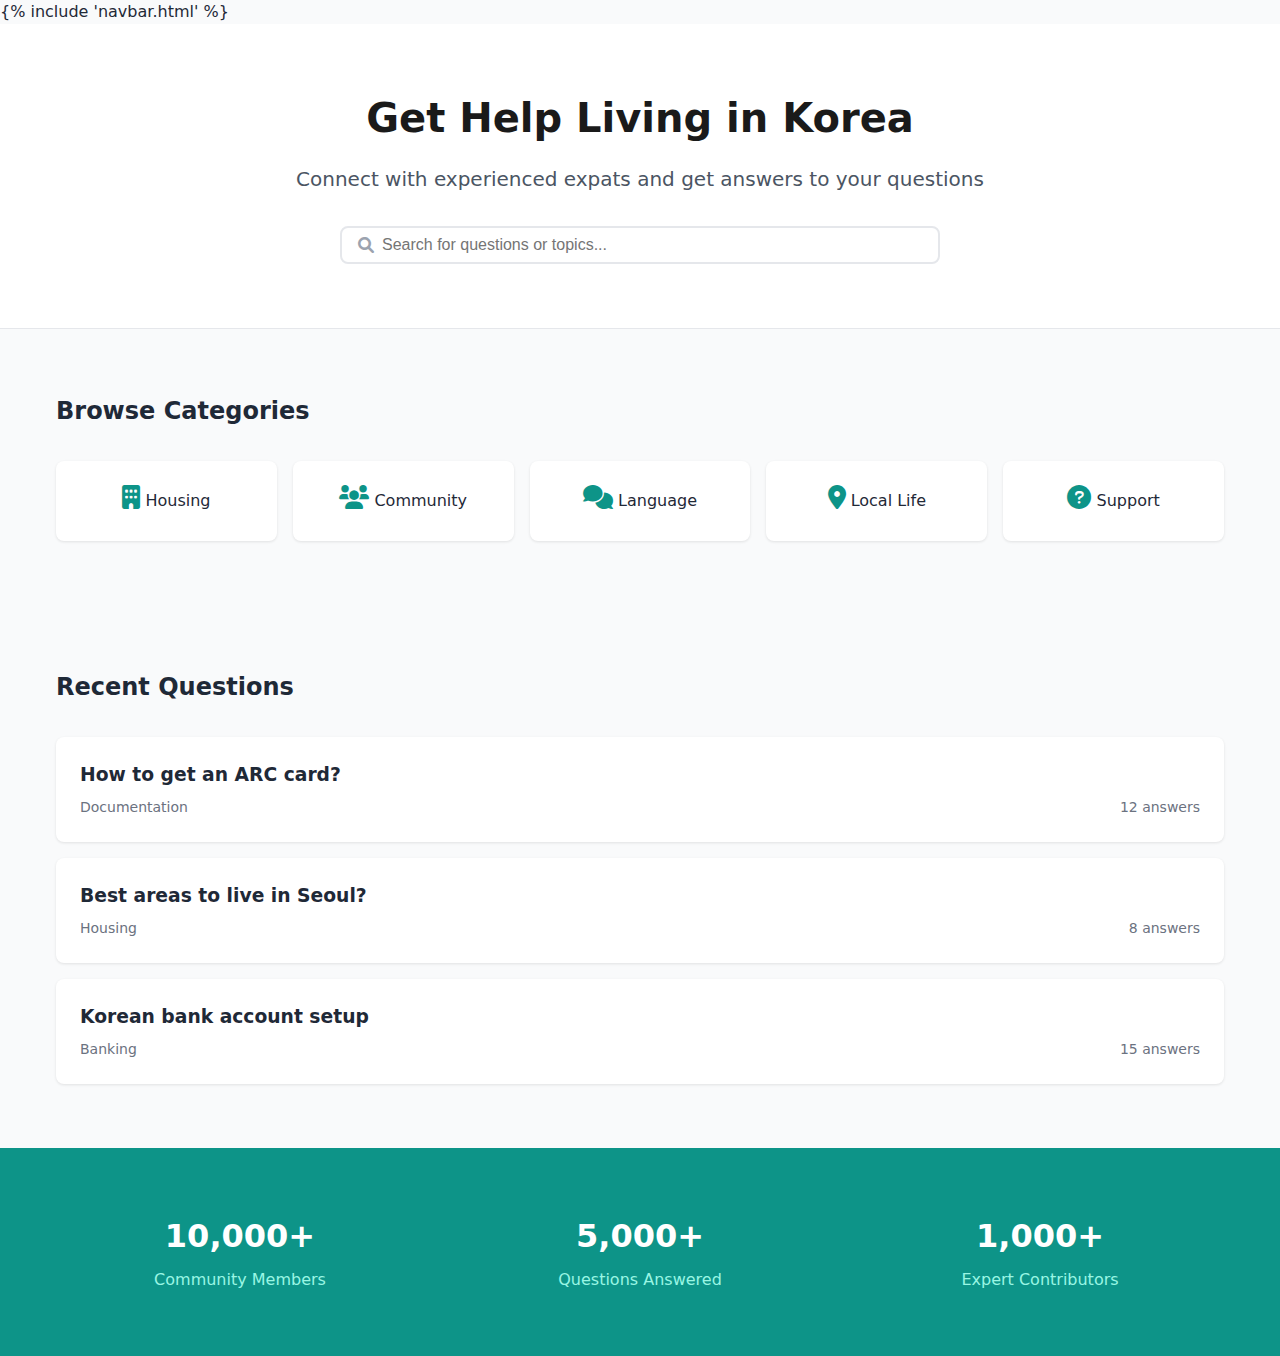
<file: templates/index.html>
<!DOCTYPE html>
<html lang="en">
<head>
    <meta charset="UTF-8">
    <meta name="viewport" content="width=device-width, initial-scale=1.0">
    <title>AidKo - Get Help Living in Korea</title>
    <link rel="stylesheet" href="/static/adinco_styles.css">
    <!-- Font Awesome for icons -->
    <link rel="stylesheet" href="https://cdnjs.cloudflare.com/ajax/libs/font-awesome/6.0.0/css/all.min.css">
</head>
<body>
    <!-- Navigation -->
    {% include 'navbar.html' %}

    <!-- Hero Section -->
    <section class="hero">
        <div class="container">
            <h1>Get Help Living in Korea</h1>
            <p class="hero-text">Connect with experienced expats and get answers to your questions</p>
            <div class="search-container">
                <i class="fas fa-search"></i>
                <input type="text" placeholder="Search for questions or topics...">
            </div>
        </div>
    </section>

    <!-- Categories -->
    <section class="categories">
        <div class="container">
            <h2>Browse Categories</h2>
            <div class="category-grid">
                <div class="category-card">
                    <i class="fas fa-building"></i>
                    <span>Housing</span>
                </div>
                <div class="category-card">
                    <i class="fas fa-users"></i>
                    <span>Community</span>
                </div>
                <div class="category-card">
                    <i class="fas fa-comments"></i>
                    <span>Language</span>
                </div>
                <div class="category-card">
                    <i class="fas fa-map-marker-alt"></i>
                    <span>Local Life</span>
                </div>
                <div class="category-card">
                    <i class="fas fa-question-circle"></i>
                    <span>Support</span>
                </div>
            </div>
        </div>
    </section>

    <!-- Recent Questions -->
    <section class="recent-questions">
        <div class="container">
            <h2>Recent Questions</h2>
            <div class="questions-grid">
                <div class="question-card">
                    <h3>How to get an ARC card?</h3>
                    <div class="question-meta">
                        <span class="category">Documentation</span>
                        <span class="answers">12 answers</span>
                    </div>
                </div>
                <div class="question-card">
                    <h3>Best areas to live in Seoul?</h3>
                    <div class="question-meta">
                        <span class="category">Housing</span>
                        <span class="answers">8 answers</span>
                    </div>
                </div>
                <div class="question-card">
                    <h3>Korean bank account setup</h3>
                    <div class="question-meta">
                        <span class="category">Banking</span>
                        <span class="answers">15 answers</span>
                    </div>
                </div>
            </div>
        </div>
    </section>

    <!-- Community Stats -->
    <section class="community-stats">
        <div class="container">
            <div class="stats-grid">
                <div class="stat-card">
                    <div class="stat-number">10,000+</div>
                    <div class="stat-label">Community Members</div>
                </div>
                <div class="stat-card">
                    <div class="stat-number">5,000+</div>
                    <div class="stat-label">Questions Answered</div>
                </div>
                <div class="stat-card">
                    <div class="stat-number">1,000+</div>
                    <div class="stat-label">Expert Contributors</div>
                </div>
            </div>
        </div>
    </section>
</body>
</html>
</file>
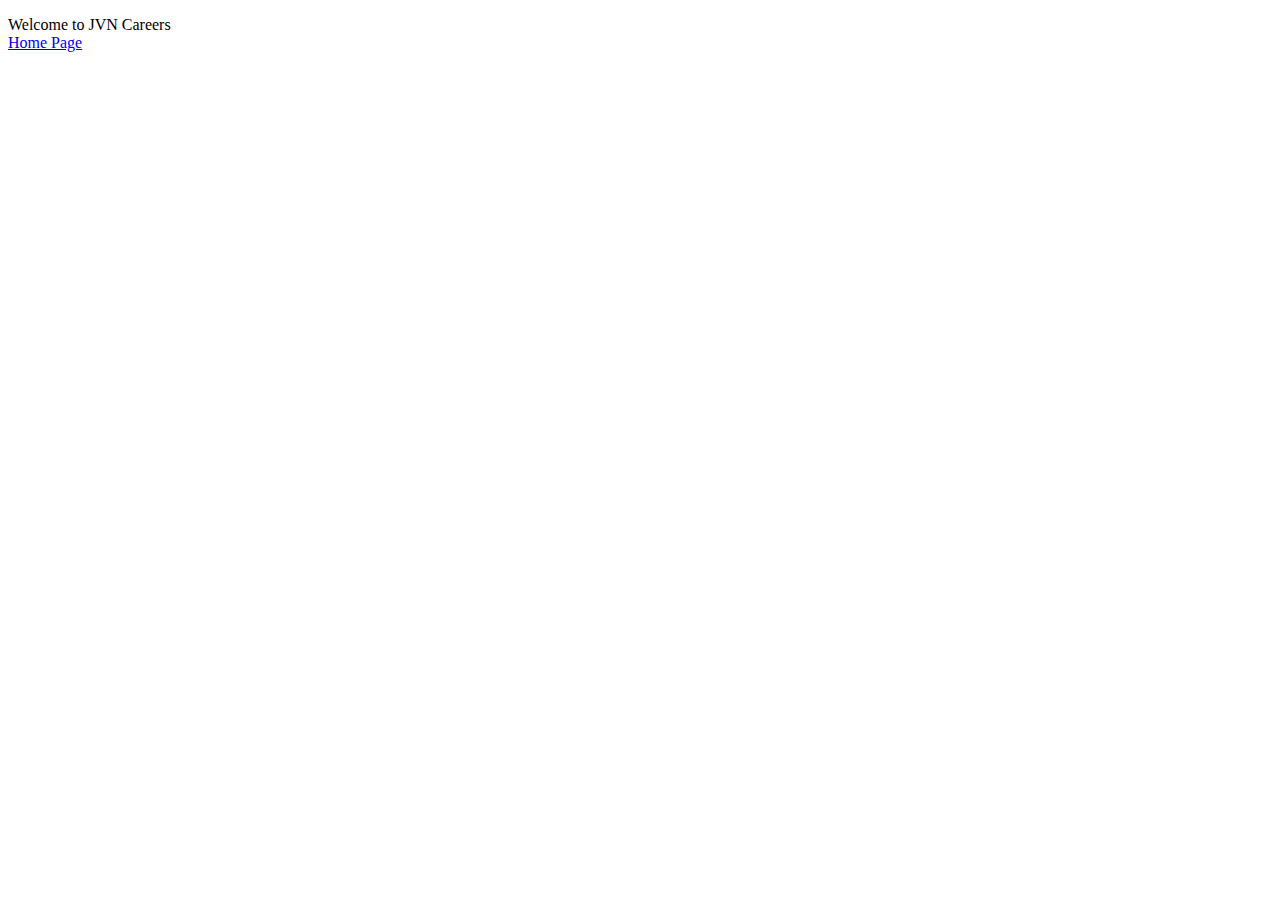
<file: templates/odd/index.html>
<!DOCTYPE html>
<html>
    <head>
        <title>JVN Careers</title>
    </head>
    <body>
        <p>
            Welcome to JVN Careers
            <br>
            <a href="/home">Home Page</a>
            
        </p>
    </body>
</html>
</file>
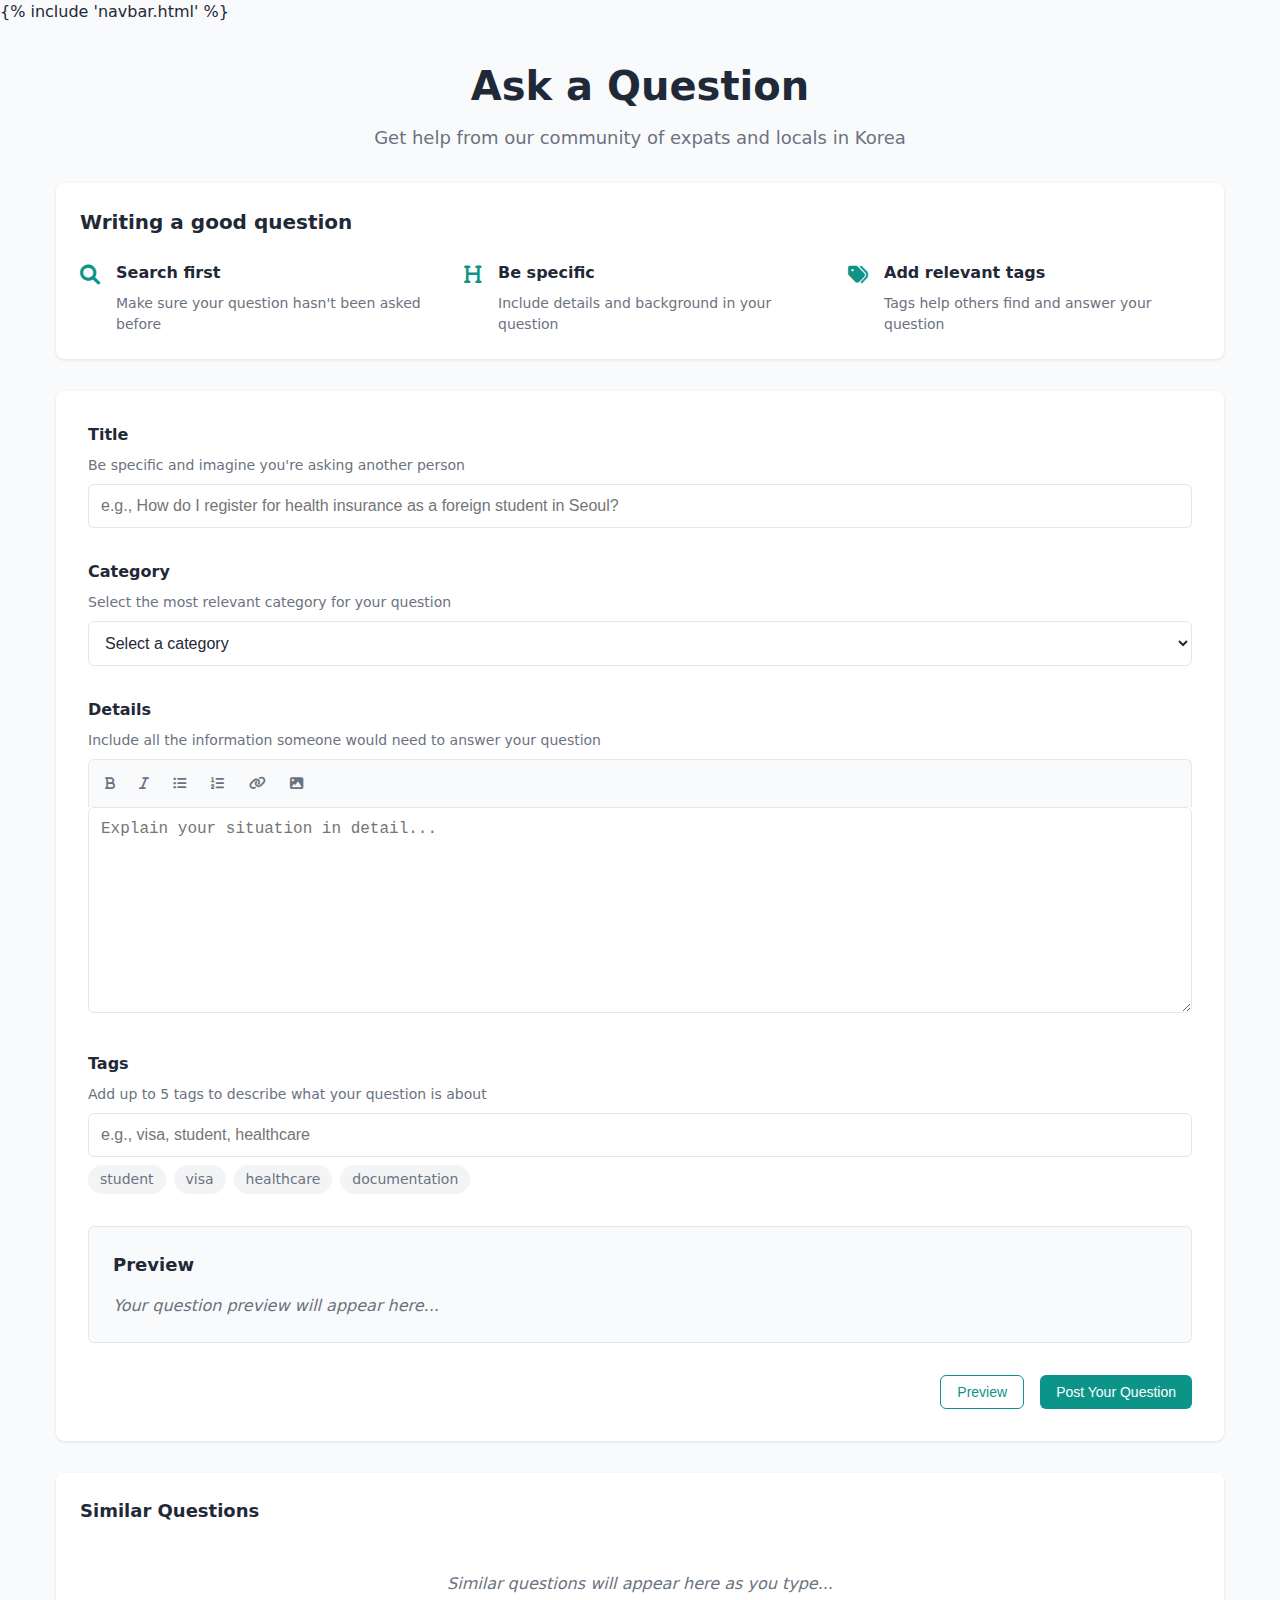
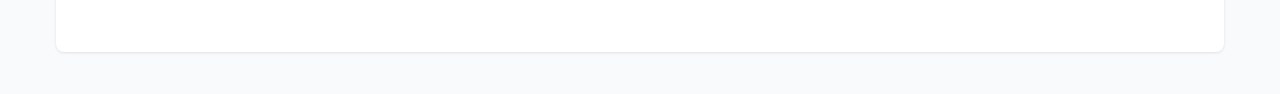
<file: templates/ask_question.html>
<!DOCTYPE html>
<html lang="en">
<head>
    <meta charset="UTF-8">
    <meta name="viewport" content="width=device-width, initial-scale=1.0">
    <title>Ask Question - AidKo</title>
    <link rel="stylesheet" href="/static/navbar_styles.css">
    <link rel="stylesheet" href="/static/ask_question_styles.css">
    <link rel="stylesheet" href="https://cdnjs.cloudflare.com/ajax/libs/font-awesome/6.0.0/css/all.min.css">
</head>
<body>
    <!-- Navigation -->
    {% include 'navbar.html' %}
    <!-- <nav class="navbar">
        <div class="container">
            <div class="nav-left">
                <a href="/adinco" class="logo">AidKo</a>
                <div class="nav-links">
                    <a href="/adinco">Home</a>
                    <a href="/questions">Questions</a>
                    <a href="/community">Community</a>
                    <a href="/blog">Blog</a>
                </div>
            </div>
            <div class="nav-actions">
                <button class="btn btn-primary">Ask Question</button>
                <button class="btn btn-outline">Sign In</button>
            </div>
        </div>
    </nav> -->

    <!-- Main Content -->
    <main class="ask-question-container">
        <div class="container">
            <!-- Question Form Header -->
            <div class="form-header">
                <h1>Ask a Question</h1>
                <p class="header-text">Get help from our community of expats and locals in Korea</p>
            </div>

            <!-- Writing Guidelines -->
            <div class="guidelines">
                <h2>Writing a good question</h2>
                <div class="guidelines-grid">
                    <div class="guideline-item">
                        <i class="fas fa-search"></i>
                        <div>
                            <h3>Search first</h3>
                            <p>Make sure your question hasn't been asked before</p>
                        </div>
                    </div>
                    <div class="guideline-item">
                        <i class="fas fa-heading"></i>
                        <div>
                            <h3>Be specific</h3>
                            <p>Include details and background in your question</p>
                        </div>
                    </div>
                    <div class="guideline-item">
                        <i class="fas fa-tags"></i>
                        <div>
                            <h3>Add relevant tags</h3>
                            <p>Tags help others find and answer your question</p>
                        </div>
                    </div>
                </div>
            </div>

            <!-- Question Form -->
            <form class="question-form">
                <!-- Title -->
                <div class="form-group">
                    <label for="title">Title</label>
                    <p class="field-description">Be specific and imagine you're asking another person</p>
                    <input type="text" id="title" name="title" 
                           placeholder="e.g., How do I register for health insurance as a foreign student in Seoul?">
                </div>

                <!-- Category -->
                <div class="form-group">
                    <label for="category">Category</label>
                    <p class="field-description">Select the most relevant category for your question</p>
                    <select id="category" name="category">
                        <option value="">Select a category</option>
                        <option value="documentation">Documentation</option>
                        <option value="housing">Housing</option>
                        <option value="language">Language</option>
                        <option value="healthcare">Healthcare</option>
                        <option value="banking">Banking</option>
                        <option value="lifestyle">Lifestyle</option>
                    </select>
                </div>

                <!-- Details -->
                <div class="form-group">
                    <label for="details">Details</label>
                    <p class="field-description">Include all the information someone would need to answer your question</p>
                    <div class="editor-toolbar">
                        <button type="button" class="toolbar-btn"><i class="fas fa-bold"></i></button>
                        <button type="button" class="toolbar-btn"><i class="fas fa-italic"></i></button>
                        <button type="button" class="toolbar-btn"><i class="fas fa-list-ul"></i></button>
                        <button type="button" class="toolbar-btn"><i class="fas fa-list-ol"></i></button>
                        <button type="button" class="toolbar-btn"><i class="fas fa-link"></i></button>
                        <button type="button" class="toolbar-btn"><i class="fas fa-image"></i></button>
                    </div>
                    <textarea id="details" name="details" rows="10" 
                              placeholder="Explain your situation in detail..."></textarea>
                </div>

                <!-- Tags -->
                <div class="form-group">
                    <label for="tags">Tags</label>
                    <p class="field-description">Add up to 5 tags to describe what your question is about</p>
                    <input type="text" id="tags" name="tags" 
                           placeholder="e.g., visa, student, healthcare">
                    <div class="tags-suggestions">
                        <span class="tag">student</span>
                        <span class="tag">visa</span>
                        <span class="tag">healthcare</span>
                        <span class="tag">documentation</span>
                    </div>
                </div>

                <!-- Preview -->
                <div class="preview-section">
                    <h3>Preview</h3>
                    <div class="preview-content">
                        Your question preview will appear here...
                    </div>
                </div>

                <!-- Submit -->
                <div class="form-actions">
                    <button type="button" class="btn btn-outline">Preview</button>
                    <button type="submit" class="btn btn-primary">Post Your Question</button>
                </div>
            </form>

            <!-- Similar Questions -->
            <div class="similar-questions">
                <h3>Similar Questions</h3>
                <div class="similar-questions-list">
                    <!-- Will be populated dynamically based on user input -->
                    <p class="empty-state">Similar questions will appear here as you type...</p>
                </div>
            </div>
        </div>
    </main>
</body>
</html>
</file>
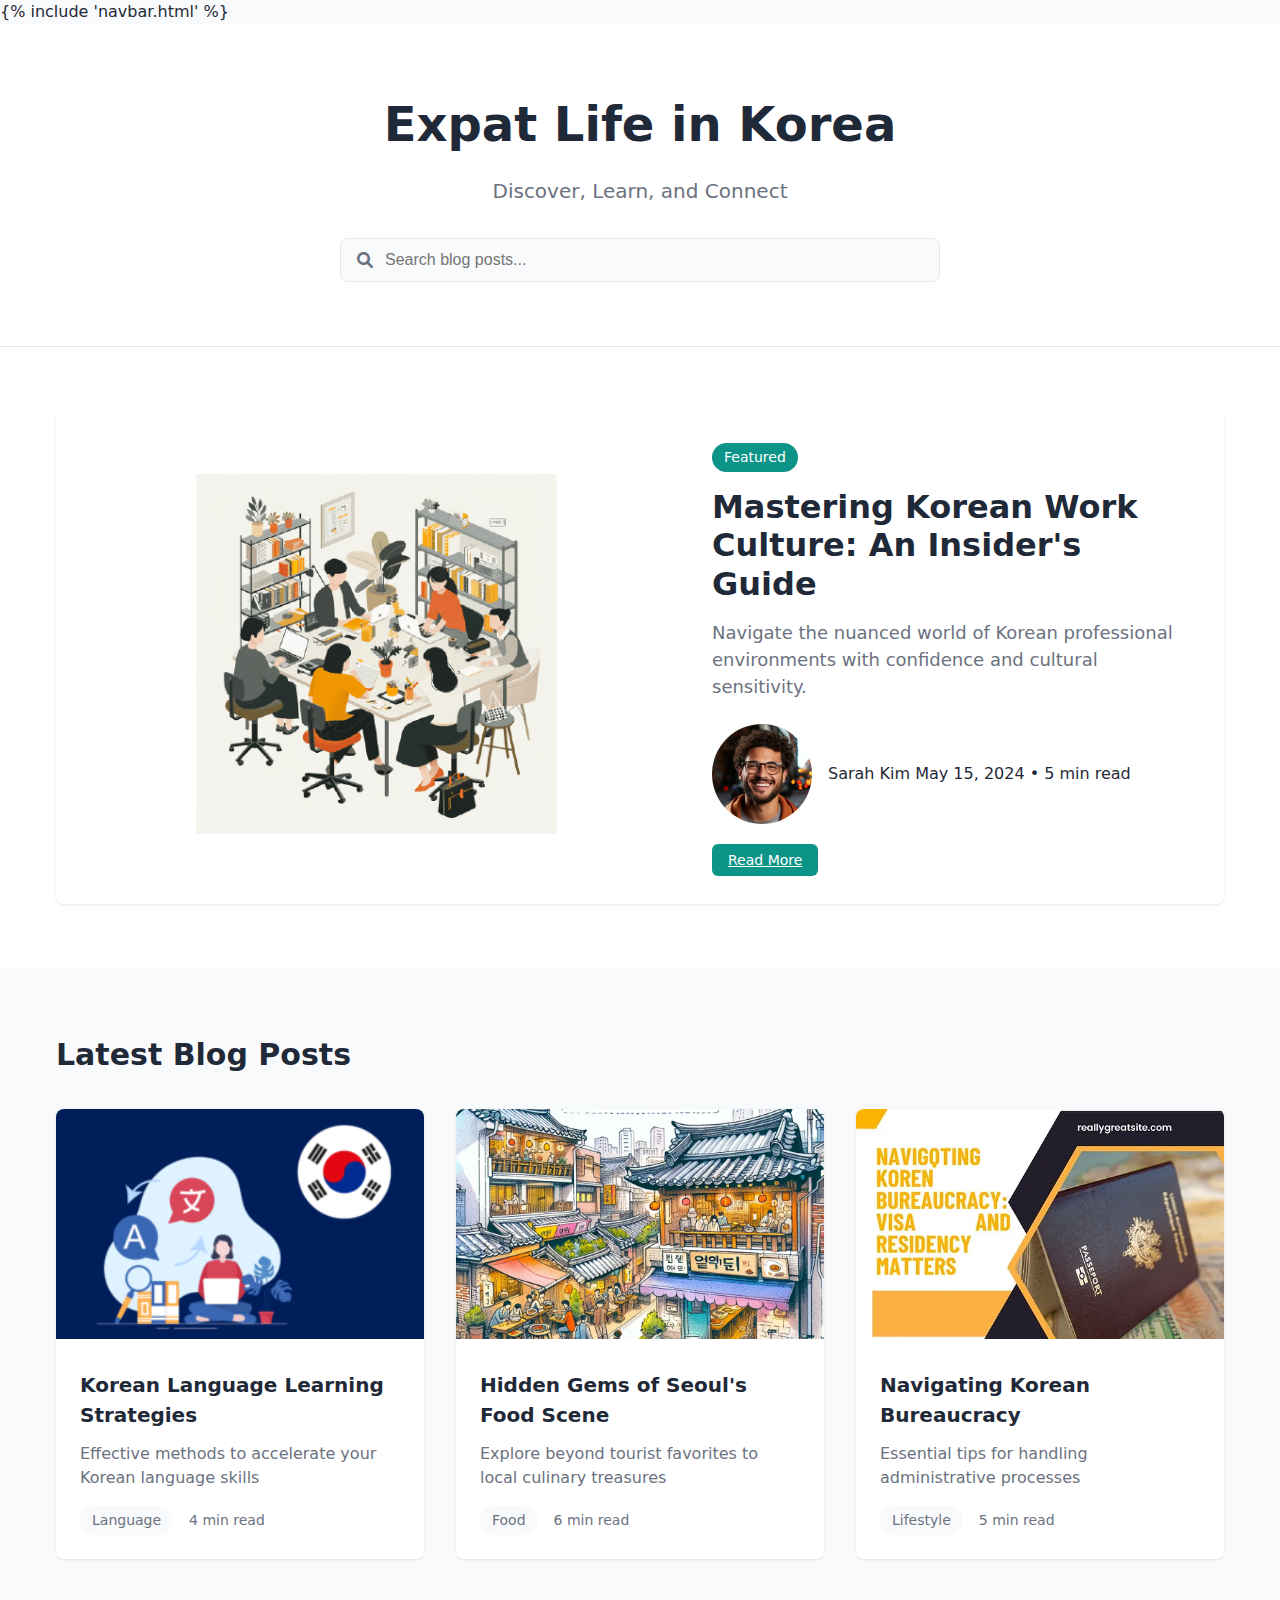
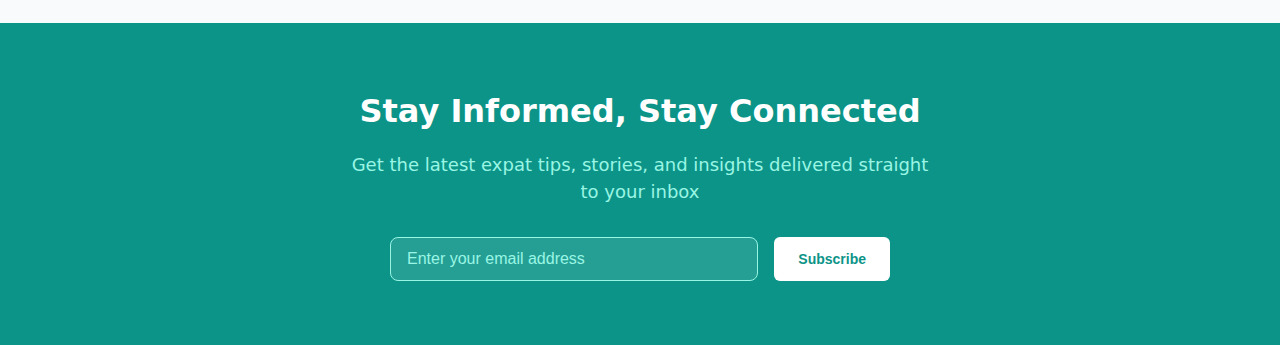
<file: templates/blog.html>
<!DOCTYPE html>
<html lang="en">
<head>
    <meta charset="UTF-8">
    <meta name="viewport" content="width=device-width, initial-scale=1.0">
    <title>AidKo - Blog</title>
    <link rel="stylesheet" href="/static/blog_styles.css">
    <!-- Font Awesome for icons -->
    <link rel="stylesheet" href="https://cdnjs.cloudflare.com/ajax/libs/font-awesome/6.0.0/css/all.min.css">
</head>
<body>
    <!-- Navigation -->
    {% include 'navbar.html' %}

    <!-- Blog Hero -->
    <section class="blog-hero">
        <div class="container">
            <div class="blog-hero-content">
                <h1>Expat Life in Korea</h1>
                <p class="hero-text">Discover, Learn, and Connect</p>
                <div class="blog-hero-search">
                    <i class="fas fa-search"></i>
                    <input type="text" placeholder="Search blog posts...">
                </div>
            </div>
        </div>
    </section>

    <!-- Featured Post -->
    <section class="featured-post">
        <div class="container">
            <div class="featured-post-content">
                <div class="featured-post-image">
                    <img src="/static/images/mastering.png" alt="Featured Blog Post">
                </div>
                <div class="featured-post-details">
                    <span class="featured-badge">Featured</span>
                    <h2>Mastering Korean Work Culture: An Insider's Guide</h2>
                    <p>Navigate the nuanced world of Korean professional environments with confidence and cultural sensitivity.</p>
                    <div class="post-meta">
                        <img src="/static/images/profile_picture.png" alt="Author" class="member-avatar">
                        <div class="author-info">
                            <span class="author-name">Sarah Kim</span>
                            <span class="post-date">May 15, 2024 • 5 min read</span>
                        </div>
                    </div>
                    <br>
                    <a href="#" class="btn btn-primary">Read More</a>
                </div>
            </div>
        </div>
    </section>

    <!-- Recent Blog Posts -->
    <section class="recent-blog-posts">
        <div class="container">
            <h2>Latest Blog Posts</h2>
            <div class="blog-posts-grid">
                <div class="blog-post-card">
                    <div class="blog-post-image">
                        <img src="/static/images/korean_learning.png" alt="Blog Post">
                    </div>
                    <div class="blog-post-content">
                        <h3>Korean Language Learning Strategies</h3>
                        <p>Effective methods to accelerate your Korean language skills</p>
                        <div class="post-meta">
                            <span class="category">Language</span>
                            <span class="read-time">4 min read</span>
                        </div>
                    </div>
                </div>
                <div class="blog-post-card">
                    <div class="blog-post-image">
                        <img src="/static/images/hidden.png" alt="Blog Post">
                    </div>
                    <div class="blog-post-content">
                        <h3>Hidden Gems of Seoul's Food Scene</h3>
                        <p>Explore beyond tourist favorites to local culinary treasures</p>
                        <div class="post-meta">
                            <span class="category">Food</span>
                            <span class="read-time">6 min read</span>
                        </div>
                    </div>
                </div>
                <div class="blog-post-card">
                    <div class="blog-post-image">
                        <img src="/static/images/navigating.png" alt="Blog Post">
                    </div>
                    <div class="blog-post-content">
                        <h3>Navigating Korean Bureaucracy</h3>
                        <p>Essential tips for handling administrative processes</p>
                        <div class="post-meta">
                            <span class="category">Lifestyle</span>
                            <span class="read-time">5 min read</span>
                        </div>
                    </div>
                </div>
            </div>
        </div>
    </section>

    <!-- Newsletter -->
    <section class="blog-newsletter">
        <div class="container">
            <div class="newsletter-content">
                <h2>Stay Informed, Stay Connected</h2>
                <p>Get the latest expat tips, stories, and insights delivered straight to your inbox</p>
                <div class="newsletter-signup">
                    <input type="email" placeholder="Enter your email address">
                    <button class="btn btn-primary">Subscribe</button>
                </div>
            </div>
        </div>
    </section>
</body>
</html>
</file>
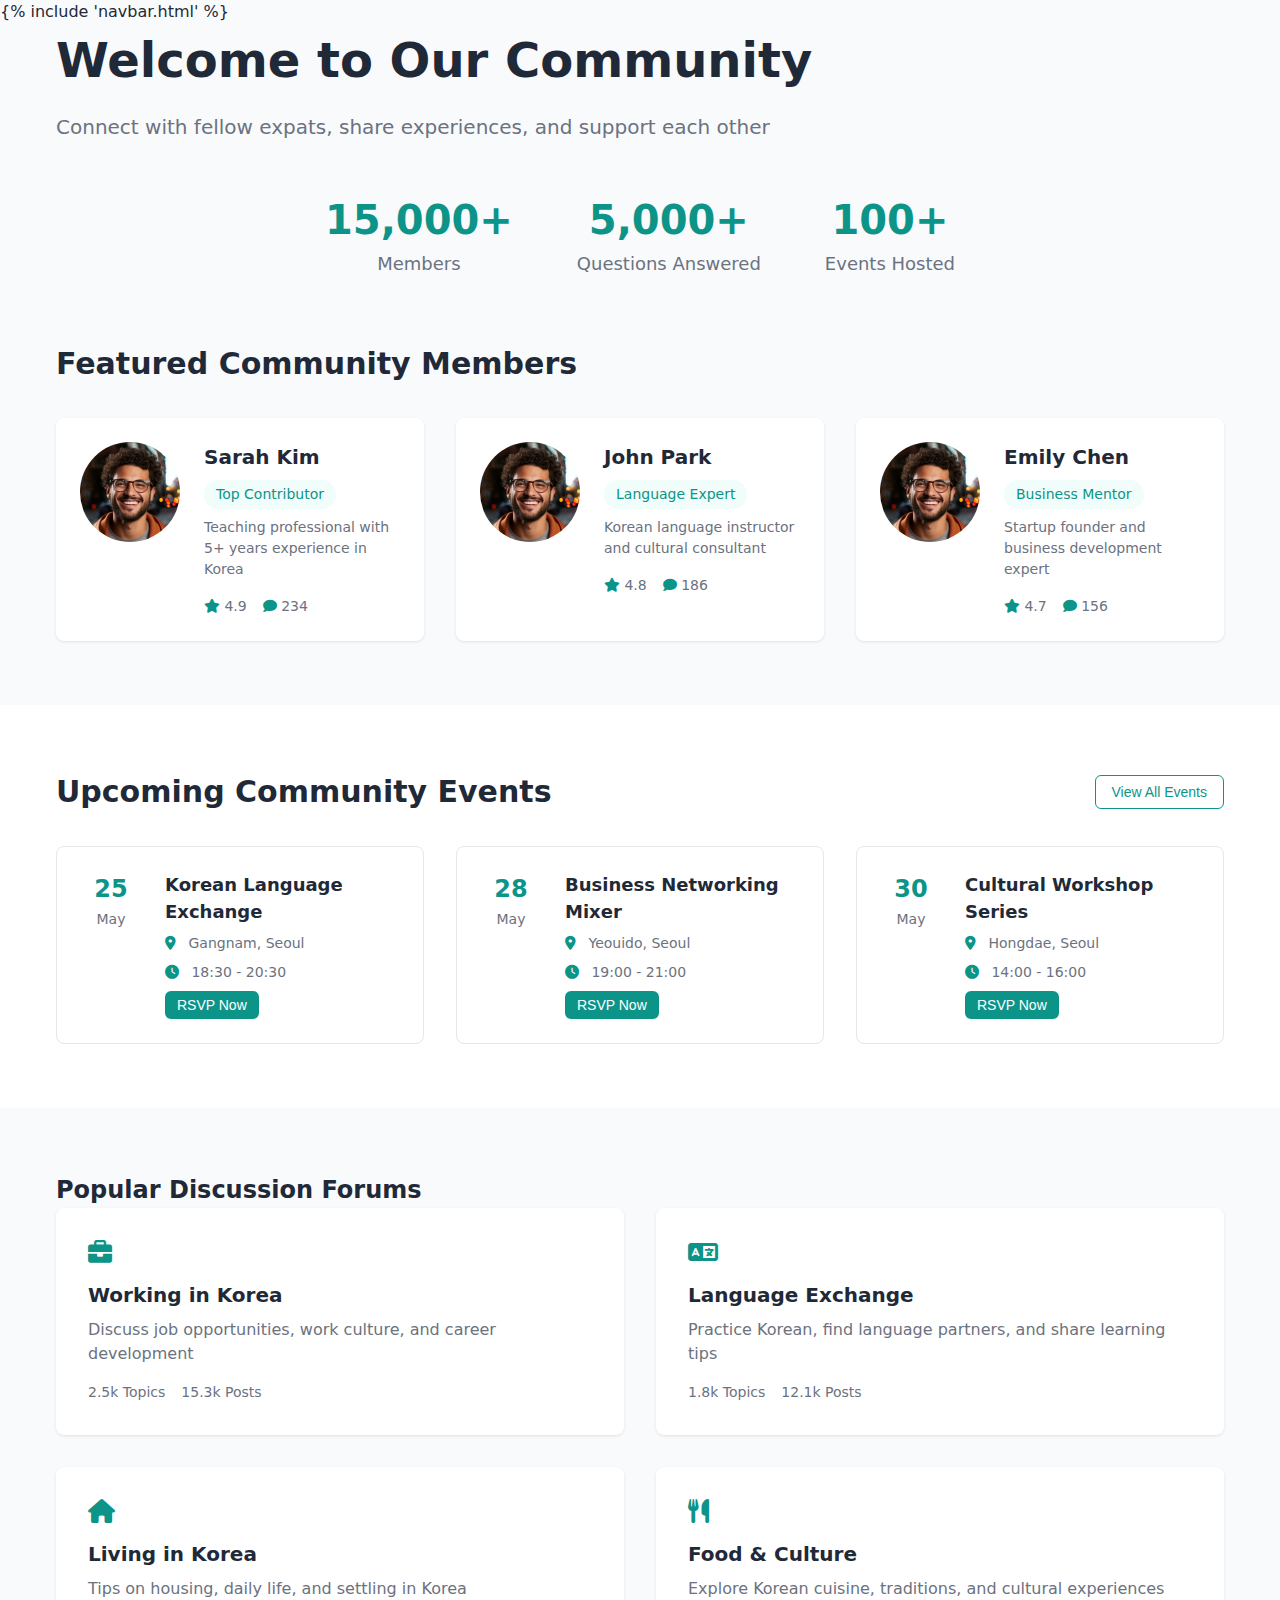
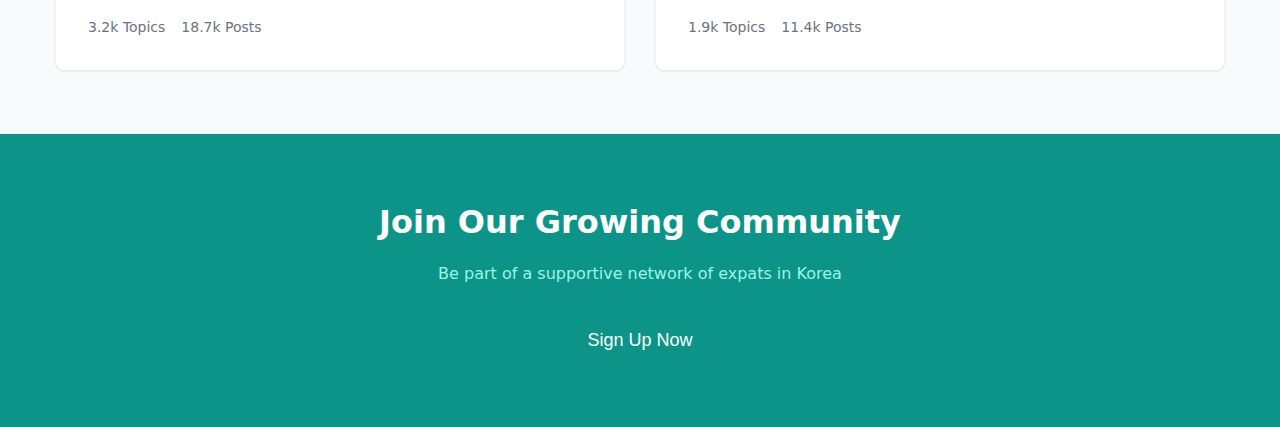
<file: templates/community.html>
<!DOCTYPE html>
<html lang="en">
<head>
    <meta charset="UTF-8">
    <meta name="viewport" content="width=device-width, initial-scale=1.0">
    <title>AidKo - Community</title>
    <link rel="stylesheet" href="/static/community_styles.css">
    <link rel="stylesheet" href="https://cdnjs.cloudflare.com/ajax/libs/font-awesome/6.0.0/css/all.min.css">
</head>
<body>
    <!-- Navigation -->
    {% include 'navbar.html' %}

    <!-- Community Hero -->
    <section class="community-hero">
        <div class="container">
            <h1>Welcome to Our Community</h1>
            <p class="hero-text">Connect with fellow expats, share experiences, and support each other</p>
            <div class="community-stats">
                <div class="stat-item">
                    <span class="stat-number">15,000+</span>
                    <span class="stat-label">Members</span>
                </div>
                <div class="stat-item">
                    <span class="stat-number">5,000+</span>
                    <span class="stat-label">Questions Answered</span>
                </div>
                <div class="stat-item">
                    <span class="stat-number">100+</span>
                    <span class="stat-label">Events Hosted</span>
                </div>
            </div>
        </div>
    </section>

    <!-- Featured Members -->
    <section class="featured-members">
        <div class="container">
            <h2>Featured Community Members</h2>
            <div class="members-grid">
                <div class="member-card">
                    <img src="/static/images/profile_picture.png" alt="Member" class="member-avatar">
                    <div class="member-info">
                        <h3>Sarah Kim</h3>
                        <span class="member-badge">Top Contributor</span>
                        <p>Teaching professional with 5+ years experience in Korea</p>
                        <div class="member-stats">
                            <span><i class="fas fa-star"></i> 4.9</span>
                            <span><i class="fas fa-comment"></i> 234</span>
                        </div>
                    </div>
                </div>
                <div class="member-card">
                    <img src="/static/images/profile_picture.png" alt="Member" class="member-avatar">
                    <div class="member-info">
                        <h3>John Park</h3>
                        <span class="member-badge">Language Expert</span>
                        <p>Korean language instructor and cultural consultant</p>
                        <div class="member-stats">
                            <span><i class="fas fa-star"></i> 4.8</span>
                            <span><i class="fas fa-comment"></i> 186</span>
                        </div>
                    </div>
                </div>
                <div class="member-card">
                    <img src="/static/images/profile_picture.png" alt="Member" class="member-avatar">
                    <div class="member-info">
                        <h3>Emily Chen</h3>
                        <span class="member-badge">Business Mentor</span>
                        <p>Startup founder and business development expert</p>
                        <div class="member-stats">
                            <span><i class="fas fa-star"></i> 4.7</span>
                            <span><i class="fas fa-comment"></i> 156</span>
                        </div>
                    </div>
                </div>
            </div>
        </div>
    </section>

    <!-- Upcoming Events -->
    <section class="upcoming-events">
        <div class="container">
            <div class="section-header">
                <h2>Upcoming Community Events</h2>
                <button class="btn btn-outline">View All Events</button>
            </div>
            <div class="events-grid">
                <div class="event-card">
                    <div class="event-date">
                        <span class="date">25</span>
                        <span class="month">May</span>
                    </div>
                    <div class="event-details">
                        <h3>Korean Language Exchange</h3>
                        <p class="event-location"><i class="fas fa-map-marker-alt"></i> Gangnam, Seoul</p>
                        <p class="event-time"><i class="fas fa-clock"></i> 18:30 - 20:30</p>
                        <button class="btn btn-primary btn-sm">RSVP Now</button>
                    </div>
                </div>
                <div class="event-card">
                    <div class="event-date">
                        <span class="date">28</span>
                        <span class="month">May</span>
                    </div>
                    <div class="event-details">
                        <h3>Business Networking Mixer</h3>
                        <p class="event-location"><i class="fas fa-map-marker-alt"></i> Yeouido, Seoul</p>
                        <p class="event-time"><i class="fas fa-clock"></i> 19:00 - 21:00</p>
                        <button class="btn btn-primary btn-sm">RSVP Now</button>
                    </div>
                </div>
                <div class="event-card">
                    <div class="event-date">
                        <span class="date">30</span>
                        <span class="month">May</span>
                    </div>
                    <div class="event-details">
                        <h3>Cultural Workshop Series</h3>
                        <p class="event-location"><i class="fas fa-map-marker-alt"></i> Hongdae, Seoul</p>
                        <p class="event-time"><i class="fas fa-clock"></i> 14:00 - 16:00</p>
                        <button class="btn btn-primary btn-sm">RSVP Now</button>
                    </div>
                </div>
            </div>
        </div>
    </section>

    <!-- Community Forums -->
    <section class="community-forums">
        <div class="container">
            <h2>Popular Discussion Forums</h2>
            <div class="forums-grid">
                <div class="forum-card">
                    <i class="fas fa-briefcase"></i>
                    <h3>Working in Korea</h3>
                    <p>Discuss job opportunities, work culture, and career development</p>
                    <div class="forum-stats">
                        <span>2.5k Topics</span>
                        <span>15.3k Posts</span>
                    </div>
                </div>
                <div class="forum-card">
                    <i class="fas fa-language"></i>
                    <h3>Language Exchange</h3>
                    <p>Practice Korean, find language partners, and share learning tips</p>
                    <div class="forum-stats">
                        <span>1.8k Topics</span>
                        <span>12.1k Posts</span>
                    </div>
                </div>
                <div class="forum-card">
                    <i class="fas fa-home"></i>
                    <h3>Living in Korea</h3>
                    <p>Tips on housing, daily life, and settling in Korea</p>
                    <div class="forum-stats">
                        <span>3.2k Topics</span>
                        <span>18.7k Posts</span>
                    </div>
                </div>
                <div class="forum-card">
                    <i class="fas fa-utensils"></i>
                    <h3>Food & Culture</h3>
                    <p>Explore Korean cuisine, traditions, and cultural experiences</p>
                    <div class="forum-stats">
                        <span>1.9k Topics</span>
                        <span>11.4k Posts</span>
                    </div>
                </div>
            </div>
        </div>
    </section>

    <!-- Join Community -->
    <section class="join-community">
        <div class="container">
            <div class="join-content">
                <h2>Join Our Growing Community</h2>
                <p>Be part of a supportive network of expats in Korea</p>
                <button class="btn btn-primary btn-lg">Sign Up Now</button>
            </div>
        </div>
    </section>
</body>
</html>
</file>
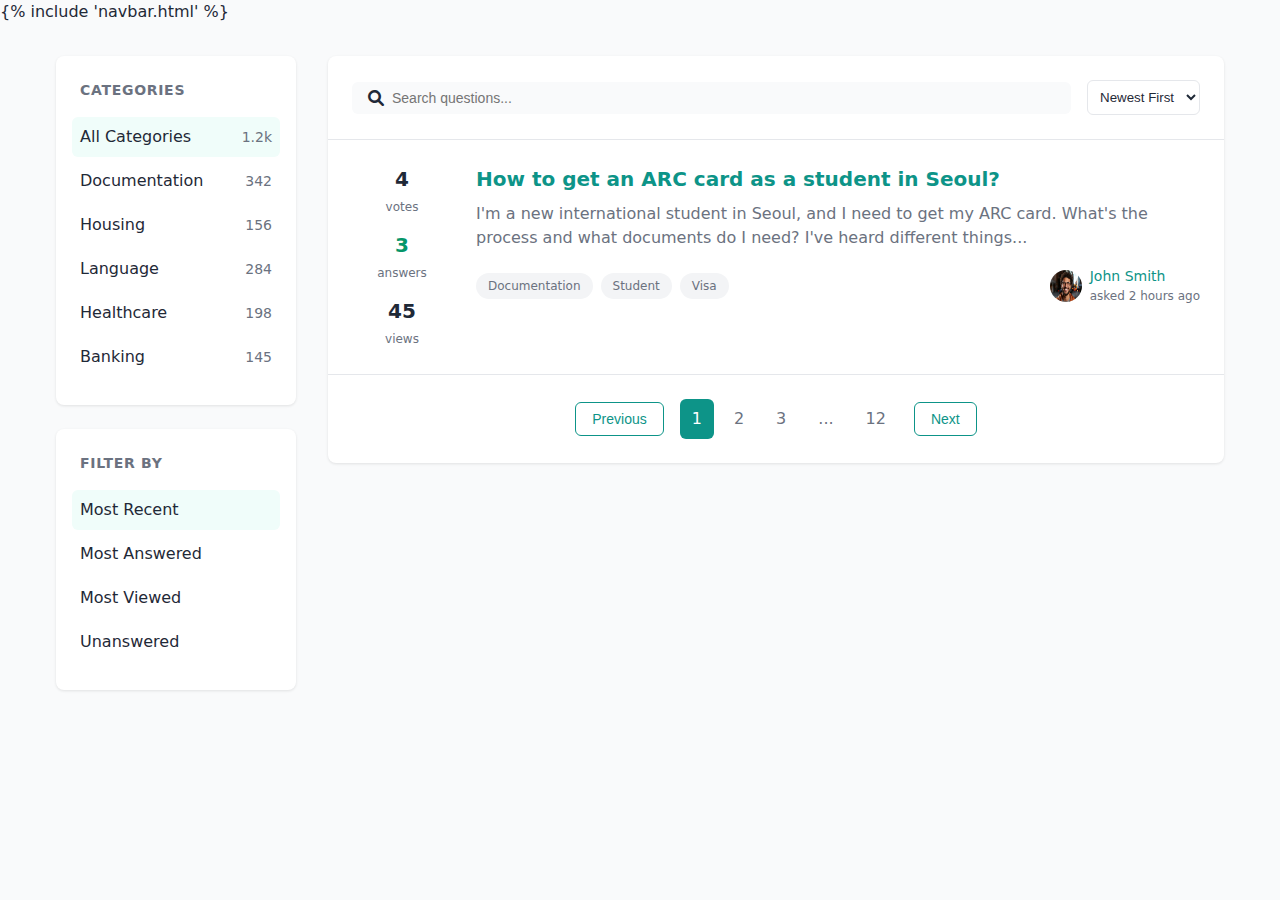
<file: templates/questions.html>
<!DOCTYPE html>
<html lang="en">
<head>
    <meta charset="UTF-8">
    <meta name="viewport" content="width=device-width, initial-scale=1.0">
    <title>Questions - AidKo</title>
    <link rel="stylesheet" href="/static/questions_styles.css">
    <link rel="stylesheet" href="https://cdnjs.cloudflare.com/ajax/libs/font-awesome/6.0.0/css/all.min.css">
</head>
<body>
    <!-- Navigation -->
    {% include 'navbar.html' %}

    <!-- Main Content -->
    <div class="questions-container">
        <div class="container grid">
            <!-- Sidebar -->
            <aside class="sidebar">
                <!-- Categories -->
                <div class="sidebar-section">
                    <h3>Categories</h3>
                    <ul class="category-list">
                        <li class="active">
                            <a href="#">All Categories</a>
                            <span class="count">1.2k</span>
                        </li>
                        <li>
                            <a href="#">Documentation</a>
                            <span class="count">342</span>
                        </li>
                        <li>
                            <a href="#">Housing</a>
                            <span class="count">156</span>
                        </li>
                        <li>
                            <a href="#">Language</a>
                            <span class="count">284</span>
                        </li>
                        <li>
                            <a href="#">Healthcare</a>
                            <span class="count">198</span>
                        </li>
                        <li>
                            <a href="#">Banking</a>
                            <span class="count">145</span>
                        </li>
                    </ul>
                </div>

                <!-- Filters -->
                <div class="sidebar-section">
                    <h3>Filter By</h3>
                    <ul class="filter-list">
                        <li class="active"><a href="#">Most Recent</a></li>
                        <li><a href="#">Most Answered</a></li>
                        <li><a href="#">Most Viewed</a></li>
                        <li><a href="#">Unanswered</a></li>
                    </ul>
                </div>
            </aside>

            <!-- Main Questions Area -->
            <main class="main-content">
                <!-- Search and Sort Bar -->
                <div class="question-header">
                    <div class="search-container">
                        <i class="fas fa-search"></i>
                        <input type="text" placeholder="Search questions...">
                    </div>
                    <div class="sort-options">
                        <select>
                            <option>Newest First</option>
                            <option>Most Votes</option>
                            <option>Most Views</option>
                        </select>
                    </div>
                </div>

                <!-- Questions List -->
                <div class="questions-list">
                    <!-- Question Card -->
                    <article class="question-card">
                        <div class="question-stats">
                            <div class="stat">
                                <span class="number">4</span>
                                <span class="label">votes</span>
                            </div>
                            <div class="stat answered">
                                <span class="number">3</span>
                                <span class="label">answers</span>
                            </div>
                            <div class="stat">
                                <span class="number">45</span>
                                <span class="label">views</span>
                            </div>
                        </div>
                        <div class="question-content">
                            <h2>
                                <a href="#">How to get an ARC card as a student in Seoul?</a>
                            </h2>
                            <p>I'm a new international student in Seoul, and I need to get my ARC card. What's the process and what documents do I need? I've heard different things...</p>
                            <div class="question-meta">
                                <div class="tags">
                                    <span class="tag">Documentation</span>
                                    <span class="tag">Student</span>
                                    <span class="tag">Visa</span>
                                </div>
                                <div class="author">
                                    <img src="/static/images/profile_picture.png" alt="User Avatar" class="avatar">
                                    <div class="author-info">
                                        <span class="author-name">John Smith</span>
                                        <span class="post-time">asked 2 hours ago</span>
                                    </div>
                                </div>
                            </div>
                        </div>
                    </article>

                    <!-- Additional Question Cards... -->
                </div>

                <!-- Pagination -->
                <div class="pagination">
                    <button class="btn btn-outline">Previous</button>
                    <div class="page-numbers">
                        <span class="active">1</span>
                        <a href="#">2</a>
                        <a href="#">3</a>
                        <span class="ellipsis">...</span>
                        <a href="#">12</a>
                    </div>
                    <button class="btn btn-outline">Next</button>
                </div>
            </main>
        </div>
    </div>
</body>
</html>
</file>
<file: static/adinco_styles.css>
@import 'navbar_styles.css';

:root {
    --primary-color: #0D9488;
    --primary-hover: #0F766E;
    --background-color: #F9FAFB;
    --text-color: #1F2937;
    --text-muted: #6B7280;
    --border-color: #E5E7EB;
    --success-color: #059669;
}

* {
    margin: 0;
    padding: 0;
    box-sizing: border-box;
}

body {
    font-family: -apple-system, BlinkMacSystemFont, 'Segoe UI', Roboto, system-ui, sans-serif;
    background-color: var(--background-color);
    color: var(--text-color);
    line-height: 1.5;
}

.container {
    max-width: 1200px;
    margin: 0 auto;
    padding: 0 1rem;
}

/* Navigation */
.navbar {
    background-color: white;
    box-shadow: 0 1px 3px rgba(0, 0, 0, 0.1);
}

.nav-container {
    display: flex;
    justify-content: space-between;
    align-items: center;
    padding: 1rem 20px;
    max-width: 1200px;
    margin: 0 auto;
}

.nav-left {
    display: flex;
    align-items: center;
    gap: 2rem;
}

.logo {
    font-size: 1.5rem;
    font-weight: bold;
    color: #0d9488;
}

.nav-links {
    display: flex;
    gap: 1.5rem;
}

.nav-link {
    color: #4b5563;
    text-decoration: none;
    transition: color 0.2s;
}

.nav-link:hover {
    color: #1a1a1a;
}

.nav-right {
    display: flex;
    gap: 1rem;
} */

/* Buttons */
.btn {
    padding: 0.5rem 1rem;
    border-radius: 0.5rem;
    font-weight: 500;
    cursor: pointer;
    transition: all 0.2s;
}

.btn-primary {
    background-color: #0d9488;
    color: white;
    border: none;
}

.btn-primary:hover {
    background-color: #0f766e;
}

.btn-outline {
    background-color: transparent;
    color: #0d9488;
    border: 1px solid #0d9488;
}

.btn-outline:hover {
    background-color: #f0fdfa;
}

/* Hero Section */
.hero {
    background-color: white;
    border-bottom: 1px solid #e5e7eb;
    padding: 4rem 0;
    text-align: center;
}

.hero h1 {
    font-size: 2.5rem;
    color: #1a1a1a;
    margin-bottom: 1rem;
}

.hero-text {
    font-size: 1.25rem;
    color: #4b5563;
    margin-bottom: 2rem;
}

.search-container {
    max-width: 600px;
    margin: 0 auto;
    display: flex;
    align-items: center;
    border: 2px solid #e5e7eb;
    border-radius: 0.5rem;
    padding: 0.5rem 1rem;
    background-color: white;
}

.search-container i {
    color: #9ca3af;
    margin-right: 0.5rem;
}

.search-container input {
    width: 100%;
    border: none;
    outline: none;
    font-size: 1rem;
}

/* Categories */
.categories {
    padding: 4rem 0;
}

.categories h2 {
    font-size: 1.5rem;
    margin-bottom: 2rem;
}

.category-grid {
    display: grid;
    grid-template-columns: repeat(auto-fit, minmax(200px, 1fr));
    gap: 1rem;
}

.category-card {
    background-color: white;
    padding: 1.5rem;
    border-radius: 0.5rem;
    text-align: center;
    box-shadow: 0 1px 3px rgba(0, 0, 0, 0.1);
    transition: box-shadow 0.2s;
    cursor: pointer;
}

.category-card:hover {
    box-shadow: 0 4px 6px rgba(0, 0, 0, 0.1);
}

.category-card i {
    font-size: 1.5rem;
    color: #0d9488;
    margin-bottom: 0.5rem;
}

/* Recent Questions */
.recent-questions {
    padding: 4rem 0;
}

.recent-questions h2 {
    font-size: 1.5rem;
    margin-bottom: 2rem;
}

.questions-grid {
    display: grid;
    gap: 1rem;
}

.question-card {
    background-color: white;
    padding: 1.5rem;
    border-radius: 0.5rem;
    box-shadow: 0 1px 3px rgba(0, 0, 0, 0.1);
    transition: box-shadow 0.2s;
}

.question-card:hover {
    box-shadow: 0 4px 6px rgba(0, 0, 0, 0.1);
}

.question-card h3 {
    margin-bottom: 0.5rem;
}

.question-meta {
    display: flex;
    justify-content: space-between;
    color: #6b7280;
    font-size: 0.875rem;
}

/* Community Stats */
.community-stats {
    background-color: #0d9488;
    color: white;
    padding: 4rem 0;
}

.stats-grid {
    display: grid;
    grid-template-columns: repeat(auto-fit, minmax(200px, 1fr));
    gap: 2rem;
    text-align: center;
}

.stat-number {
    font-size: 2rem;
    font-weight: bold;
    margin-bottom: 0.5rem;
}

.stat-label {
    color: #99f6e4;
}

/* Responsive Design */
@media (max-width: 768px) {
    .nav-links {
        display: none;
    }
    
    .hero h1 {
        font-size: 2rem;
    }
    
    .category-grid {
        grid-template-columns: repeat(2, 1fr);
    }
}

@media (max-width: 480px) {
    .nav-right {
        gap: 0.5rem;
    }
    
    .btn {
        padding: 0.5rem;
        font-size: 0.875rem;
    }
    
    .category-grid {
        grid-template-columns: 1fr;
    }
}
</file>
<file: static/navbar_styles.css>
:root {
    --primary-color: #0D9488;
    --primary-hover: #0F766E;
    --background-color: #F9FAFB;
    --text-color: #1F2937;
    --text-muted: #6B7280;
    --border-color: #E5E7EB;
    --success-color: #059669;
}

/* Reset and base styles */
* {
    margin: 0;
    padding: 0;
    box-sizing: border-box;
}

body {
    font-family: -apple-system, BlinkMacSystemFont, 'Segoe UI', Roboto, system-ui, sans-serif;
    background-color: var(--background-color);
    color: var(--text-color);
    line-height: 1.5;
}

.container {
    max-width: 1200px;
    margin: 0 auto;
    padding: 0 1rem;
}

/* Navigation */
.navbar {
    background: white;
    border-bottom: 1px solid var(--border-color);
    padding: 1rem 0;
    position: sticky;
    top: 0;
    z-index: 100;
}

.navbar .container {
    display: flex;
    justify-content: space-between;
    align-items: center;
}

.nav-left {
    display: flex;
    align-items: center;
    gap: 2rem;
}

.logo {
    color: var(--primary-color);
    font-size: 1.5rem;
    font-weight: 700;
    text-decoration: none;
}

.logo:hover {
    color: var(--primary-hover);
}

.nav-links {
    display: flex;
    gap: 1.5rem;
}

.nav-links a {
    text-decoration: none;
    color: var(--text-muted);
    font-weight: 500;
    padding: 0.5rem;
    border-radius: 0.375rem;
    transition: all 0.2s;
}

.nav-links a:hover {
    color: var(--primary-color);
}

.nav-links a.active {
    color: var(--primary-color);
    background-color: #F0FDFA;
}

.nav-actions {
    display: flex;
    gap: 1rem;
}

/* Common Button Styles */
.btn {
    padding: 0.5rem 1rem;
    border-radius: 0.375rem;
    font-weight: 500;
    font-size: 0.875rem;
    cursor: pointer;
    transition: all 0.2s;
}

.btn-sm {
    padding: 0.375rem 0.75rem;
    font-size: 0.875rem;
}

.btn-lg {
    padding: 0.75rem 1.5rem;
    font-size: 1.125rem;
}

.btn-primary {
    background-color: var(--primary-color);
    color: white;
    border: none;
}

.btn-primary:hover {
    background-color: var(--primary-hover);
}

.btn-outline {
    background-color: transparent;
    border: 1px solid var(--primary-color);
    color: var(--primary-color);
}

.btn-outline:hover {
    background-color: #F0FDFA;
}

/* Common Responsive Styles */
@media (max-width: 768px) {
    .nav-links {
        display: none;
    }
    
    .nav-actions {
        gap: 0.5rem;
    }
}

@media (max-width: 640px) {
    .container {
        padding: 0 1rem;
    }
    
    .btn {
        padding: 0.375rem 0.75rem;
    }
}
</file>
<file: static/ask_question_styles.css>
@import 'navbar_styles.css';

/* Main Container */
.ask-question-container {
    padding: 2rem 0;
    background-color: var(--background-color);
    min-height: calc(100vh - 64px);
}

/* Form Header */
.form-header {
    text-align: center;
    margin-bottom: 2rem;
}

.form-header h1 {
    font-size: 2.5rem;
    color: var(--text-color);
    margin-bottom: 0.5rem;
}

.header-text {
    font-size: 1.125rem;
    color: var(--text-muted);
}

/* Guidelines Section */
.guidelines {
    background: white;
    border-radius: 0.5rem;
    padding: 1.5rem;
    margin-bottom: 2rem;
    box-shadow: 0 1px 3px rgba(0, 0, 0, 0.1);
}

.guidelines h2 {
    font-size: 1.25rem;
    margin-bottom: 1.5rem;
    color: var(--text-color);
}

.guidelines-grid {
    display: grid;
    grid-template-columns: repeat(3, 1fr);
    gap: 2rem;
}

.guideline-item {
    display: flex;
    gap: 1rem;
    align-items: flex-start;
}

.guideline-item i {
    color: var(--primary-color);
    font-size: 1.25rem;
    padding-top: 0.25rem;
}

.guideline-item h3 {
    font-size: 1rem;
    margin-bottom: 0.5rem;
    color: var(--text-color);
}

.guideline-item p {
    font-size: 0.875rem;
    color: var(--text-muted);
}

/* Question Form */
.question-form {
    background: white;
    border-radius: 0.5rem;
    padding: 2rem;
    margin-bottom: 2rem;
    box-shadow: 0 1px 3px rgba(0, 0, 0, 0.1);
}

.form-group {
    margin-bottom: 2rem;
}

.form-group label {
    display: block;
    font-weight: 600;
    margin-bottom: 0.5rem;
    color: var(--text-color);
}

.field-description {
    font-size: 0.875rem;
    color: var(--text-muted);
    margin-bottom: 0.5rem;
}

input[type="text"],
select,
textarea {
    width: 100%;
    padding: 0.75rem;
    border: 1px solid var(--border-color);
    border-radius: 0.375rem;
    font-size: 1rem;
    color: var(--text-color);
    background-color: white;
}

input[type="text"]:focus,
select:focus,
textarea:focus {
    outline: none;
    border-color: var(--primary-color);
    box-shadow: 0 0 0 2px rgba(13, 148, 136, 0.1);
}

/* Editor Toolbar */
.editor-toolbar {
    display: flex;
    gap: 0.5rem;
    padding: 0.5rem;
    background-color: #f9fafb;
    border: 1px solid var(--border-color);
    border-bottom: none;
    border-radius: 0.375rem 0.375rem 0 0;
}

.toolbar-btn {
    padding: 0.5rem;
    border: none;
    background: none;
    color: var(--text-muted);
    cursor: pointer;
    border-radius: 0.25rem;
    transition: all 0.2s;
}

.toolbar-btn:hover {
    background-color: white;
    color: var(--primary-color);
}

/* Tags Section */
.tags-suggestions {
    display: flex;
    flex-wrap: wrap;
    gap: 0.5rem;
    margin-top: 0.5rem;
}

.tag {
    background-color: #f3f4f6;
    color: var(--text-muted);
    padding: 0.25rem 0.75rem;
    border-radius: 1rem;
    font-size: 0.875rem;
    cursor: pointer;
    transition: all 0.2s;
}

.tag:hover {
    background-color: #e5e7eb;
    color: var(--text-color);
}

/* Preview Section */
.preview-section {
    margin: 2rem 0;
    padding: 1.5rem;
    background-color: #f9fafb;
    border-radius: 0.375rem;
    border: 1px solid var(--border-color);
}

.preview-section h3 {
    font-size: 1.125rem;
    margin-bottom: 1rem;
    color: var(--text-color);
}

.preview-content {
    color: var(--text-muted);
    font-style: italic;
}

/* Form Actions */
.form-actions {
    display: flex;
    justify-content: flex-end;
    gap: 1rem;
    margin-top: 2rem;
}

/* Similar Questions */
.similar-questions {
    background: white;
    border-radius: 0.5rem;
    padding: 1.5rem;
    margin-top: 2rem;
    box-shadow: 0 1px 3px rgba(0, 0, 0, 0.1);
}

.similar-questions h3 {
    font-size: 1.125rem;
    margin-bottom: 1rem;
    color: var(--text-color);
}

.empty-state {
    color: var(--text-muted);
    text-align: center;
    padding: 2rem;
    font-style: italic;
}

/* Responsive Design */
@media (max-width: 768px) {
    .guidelines-grid {
        grid-template-columns: 1fr;
        gap: 1.5rem;
    }

    .form-header h1 {
        font-size: 2rem;
    }

    .question-form {
        padding: 1.5rem;
    }
}

@media (max-width: 640px) {
    .form-actions {
        flex-direction: column;
    }

    .form-actions button {
        width: 100%;
    }
}
</file>
<file: static/blog_styles.css>
@import 'navbar_styles.css';

:root {
    --primary-color: #0D9488;
    --primary-hover: #0F766E;
    --background-color: #F9FAFB;
    --text-color: #1F2937;
    --text-muted: #6B7280;
    --border-color: #E5E7EB;
    --success-color: #059669;
}

* {
    margin: 0;
    padding: 0;
    box-sizing: border-box;
}

body {
    font-family: -apple-system, BlinkMacSystemFont, 'Segoe UI', Roboto, system-ui, sans-serif;
    background-color: var(--background-color);
    color: var(--text-color);
    line-height: 1.5;
}

.container {
    max-width: 1200px;
    margin: 0 auto;
    padding: 0 1rem;
}

/* Navigation Styles */
.navbar {
    background-color: white;
    box-shadow: 0 1px 3px rgba(0, 0, 0, 0.1);
}

.nav-container {
    display: flex;
    justify-content: space-between;
    align-items: center;
    padding: 1rem 20px;
    max-width: 1200px;
    margin: 0 auto;
}

.nav-left {
    display: flex;
    align-items: center;
    gap: 2rem;
}

.logo {
    font-size: 1.5rem;
    font-weight: bold;
    color: #0d9488;
}

.nav-links {
    display: flex;
    gap: 1.5rem;
}

.nav-link {
    color: #4b5563;
    text-decoration: none;
    transition: color 0.2s;
}

.nav-link:hover {
    color: #1a1a1a;
}

.nav-right {
    display: flex;
    gap: 1rem;
} 



.btn {
    padding: 0.5rem 1rem;
    border-radius: 0.375rem;
    font-weight: 500;
    font-size: 0.875rem;
    transition: all 0.2s;
    cursor: pointer;
}

.btn-primary {
    background-color: var(--primary-color);
    color: white;
    border: none;
}

.btn-primary:hover {
    background-color: var(--primary-hover);
}

.btn-outline {
    background-color: transparent;
    border: 1px solid var(--primary-color);
    color: var(--primary-color);
}

.btn-outline:hover {
    background-color: #F0FDFA;
}

.container {
    max-width: 1200px;
    margin: 0 auto;
    padding: 0 1rem;
}

/* Blog Hero Section */
.blog-hero {
    background-color: white;
    border-bottom: 1px solid var(--border-color);
    padding: 4rem 0;
}

.blog-hero-content {
    max-width: 800px;
    margin: 0 auto;
    text-align: center;
}

.blog-hero h1 {
    font-size: 3rem;
    font-weight: 700;
    color: var(--text-color);
    margin-bottom: 1rem;
}

.hero-text {
    font-size: 1.25rem;
    color: var(--text-muted);
    margin-bottom: 2rem;
}

.blog-hero-search {
    max-width: 600px;
    margin: 0 auto;
    display: flex;
    align-items: center;
    background-color: var(--background-color);
    border: 1px solid var(--border-color);
    border-radius: 0.5rem;
    padding: 0.75rem 1rem;
}

.member-avatar {
    width: 100px;
    height: 100px;
    border-radius: 50%;
    object-fit: cover;
}

.blog-hero-search i {
    color: var(--text-muted);
    margin-right: 0.75rem;
}

.blog-hero-search input {
    width: 100%;
    border: none;
    background: none;
    font-size: 1rem;
    color: var(--text-color);
}

.blog-hero-search input:focus {
    outline: none;
}

/* Featured Post */
.featured-post {
    padding: 4rem 0;
    background-color: white;
}

.featured-post-content {
    display: grid;
    grid-template-columns: 1.2fr 1fr;
    gap: 3rem;
    align-items: center;
    background-color: white;
    border-radius: 0.5rem;
    box-shadow: 0 1px 3px rgba(0, 0, 0, 0.1);
    padding: 2rem;
}

.featured-post-image img {
    width: 100%;
    border-radius: 0.5rem;
    aspect-ratio: 16/10;
    object-fit: cover;
}

.featured-badge {
    display: inline-block;
    background-color: var(--primary-color);
    color: white;
    font-size: 0.875rem;
    font-weight: 500;
    padding: 0.25rem 0.75rem;
    border-radius: 1rem;
    margin-bottom: 1rem;
}

.featured-post-details h2 {
    font-size: 2rem;
    font-weight: 700;
    color: var(--text-color);
    margin-bottom: 1rem;
    line-height: 1.2;
}

.featured-post-details p {
    color: var(--text-muted);
    margin-bottom: 1.5rem;
    font-size: 1.125rem;
}

/* Blog Posts Grid */
.recent-blog-posts {
    padding: 4rem 0;
    background-color: var(--background-color);
}

.recent-blog-posts h2 {
    font-size: 1.875rem;
    font-weight: 700;
    margin-bottom: 2rem;
    color: var(--text-color);
}

.blog-posts-grid {
    display: grid;
    grid-template-columns: repeat(3, 1fr);
    gap: 2rem;
}

.blog-post-card {
    background-color: white;
    border-radius: 0.5rem;
    overflow: hidden;
    box-shadow: 0 1px 3px rgba(0, 0, 0, 0.1);
    transition: transform 0.2s, box-shadow 0.2s;
}

.blog-post-card:hover {
    transform: translateY(-4px);
    box-shadow: 0 4px 6px rgba(0, 0, 0, 0.1);
}

.blog-post-image img {
    width: 100%;
    aspect-ratio: 16/10;
    object-fit: cover;
}

.blog-post-content {
    padding: 1.5rem;
}

.blog-post-content h3 {
    font-size: 1.25rem;
    font-weight: 600;
    margin-bottom: 0.75rem;
    color: var(--text-color);
}

.blog-post-content p {
    color: var(--text-muted);
    margin-bottom: 1rem;
    line-height: 1.5;
}

.post-meta {
    display: flex;
    align-items: center;
    gap: 1rem;
    margin-top: auto;
}

.category {
    background-color: var(--background-color);
    color: var(--text-muted);
    padding: 0.25rem 0.75rem;
    border-radius: 1rem;
    font-size: 0.875rem;
}

.read-time {
    color: var(--text-muted);
    font-size: 0.875rem;
}

/* Newsletter Section */
.blog-newsletter {
    background-color: var(--primary-color);
    padding: 4rem 0;
    color: white;
}

.newsletter-content {
    max-width: 600px;
    margin: 0 auto;
    text-align: center;
}

.newsletter-content h2 {
    font-size: 2rem;
    font-weight: 700;
    margin-bottom: 1rem;
}

.newsletter-content p {
    color: #99f6e4;
    margin-bottom: 2rem;
    font-size: 1.125rem;
}

.newsletter-signup {
    display: flex;
    gap: 1rem;
    max-width: 500px;
    margin: 0 auto;
}

.newsletter-signup input {
    flex: 1;
    padding: 0.75rem 1rem;
    border: 1px solid #99f6e4;
    border-radius: 0.5rem;
    background-color: rgba(255, 255, 255, 0.1);
    color: white;
    font-size: 1rem;
}

.newsletter-signup input::placeholder {
    color: #99f6e4;
}

.newsletter-signup .btn-primary {
    background-color: white;
    color: var(--primary-color);
    border: none;
    padding: 0.75rem 1.5rem;
    font-weight: 600;
}

.newsletter-signup .btn-primary:hover {
    background-color: var(--background-color);
}

/* Responsive Design */
@media (max-width: 1024px) {
    .featured-post-content {
        grid-template-columns: 1fr;
        gap: 2rem;
    }

    .blog-posts-grid {
        grid-template-columns: repeat(2, 1fr);
    }

    .blog-hero h1 {
        font-size: 2.5rem;
    }
}

@media (max-width: 768px) {
    .blog-posts-grid {
        grid-template-columns: 1fr;
    }

    .newsletter-signup {
        flex-direction: column;
    }

    .blog-hero h1 {
        font-size: 2rem;
    }

    .featured-post-details h2 {
        font-size: 1.75rem;
    }
}

@media (max-width: 640px) {
    .container {
        padding: 0 1rem;
    }

    .featured-post-content {
        padding: 1.5rem;
    }

    .blog-hero {
        padding: 3rem 0;
    }

    .newsletter-content h2 {
        font-size: 1.75rem;
    }
}
</file>
<file: static/questions_styles.css>
@import 'navbar_styles.css';

:root {
    --primary-color: #0D9488;
    --primary-hover: #0F766E;
    --background-color: #F9FAFB;
    --text-color: #1F2937;
    --text-muted: #6B7280;
    --border-color: #E5E7EB;
    --success-color: #059669;
}

* {
    margin: 0;
    padding: 0;
    box-sizing: border-box;
}

body {
    font-family: -apple-system, BlinkMacSystemFont, 'Segoe UI', Roboto, system-ui, sans-serif;
    background-color: var(--background-color);
    color: var(--text-color);
    line-height: 1.5;
}

.container {
    max-width: 1200px;
    margin: 0 auto;
    padding: 0 1rem;
}

/* Navigation */
.navbar {
    background: white;
    border-bottom: 1px solid var(--border-color);
    padding: 1rem 0;
    position: sticky;
    top: 0;
    z-index: 100;
}

.navbar .container {
    display: flex;
    justify-content: space-between;
    align-items: center;
}

.nav-left {
    display: flex;
    align-items: center;
    gap: 2rem;
}

.logo {
    font-size: 1.5rem;
    font-weight: 700;
    color: var(--primary-color);
    text-decoration: none;
}

.nav-links {
    display: flex;
    gap: 1.5rem;
}

.nav-links a {
    text-decoration: none;
    color: var(--text-muted);
    font-weight: 500;
    padding: 0.5rem;
    border-radius: 0.375rem;
}

.nav-links a.active {
    color: var(--primary-color);
    background-color: #F0FDFA;
}

.nav-actions {
    display: flex;
    gap: 1rem;
}

/* Buttons */
.btn {
    padding: 0.5rem 1rem;
    border-radius: 0.375rem;
    font-weight: 500;
    cursor: pointer;
    transition: all 0.2s;
}

.btn-primary {
    background-color: var(--primary-color);
    color: white;
    border: none;
}

.btn-primary:hover {
    background-color: var(--primary-hover);
}

.btn-outline {
    background-color: transparent;
    border: 1px solid var(--primary-color);
    color: var(--primary-color);
}

.btn-outline:hover {
    background-color: #F0FDFA;
}

/* Grid Layout */
.questions-container {
    padding: 2rem 0;
}

.grid {
    display: grid;
    grid-template-columns: 240px 1fr;
    gap: 2rem;
    align-items: start;
}

/* Sidebar */
.sidebar {
    position: sticky;
    top: 5rem;
}

.sidebar-section {
    background: white;
    border-radius: 0.5rem;
    padding: 1.5rem;
    margin-bottom: 1.5rem;
    box-shadow: 0 1px 3px rgba(0,0,0,0.1);
}

.sidebar-section h3 {
    font-size: 0.875rem;
    text-transform: uppercase;
    letter-spacing: 0.05em;
    color: var(--text-muted);
    margin-bottom: 1rem;
}

.category-list, .filter-list {
    list-style: none;
}

.category-list li, .filter-list li {
    display: flex;
    justify-content: space-between;
    align-items: center;
    padding: 0.5rem;
    margin: 0.25rem -0.5rem;
    border-radius: 0.375rem;
    cursor: pointer;
}

.category-list li:hover, .filter-list li:hover {
    background-color: #F3F4F6;
}

.category-list li.active, .filter-list li.active {
    background-color: #F0FDFA;
}

.category-list a, .filter-list a {
    text-decoration: none;
    color: var(--text-color);
}

.count {
    font-size: 0.875rem;
    color: var(--text-muted);
}

/* Main Content */
.main-content {
    background: white;
    border-radius: 0.5rem;
    box-shadow: 0 1px 3px rgba(0,0,0,0.1);
}

.question-header {
    padding: 1.5rem;
    border-bottom: 1px solid var(--border-color);
    display: flex;
    justify-content: space-between;
    align-items: center;
    gap: 1rem;
}

.search-container {
    flex: 1;
    display: flex;
    align-items: center;
    gap: 0.5rem;
    background: var(--background-color);
    padding: 0.5rem 1rem;
    border-radius: 0.375rem;
}

.search-container input {
    border: none;
    background: none;
    width: 100%;
    font-size: 0.875rem;
}

.search-container input:focus {
    outline: none;
}

.sort-options select {
    padding: 0.5rem;
    border: 1px solid var(--border-color);
    border-radius: 0.375rem;
    color: var(--text-color);
    background: white;
}

/* Question Card */
.question-card {
    display: flex;
    padding: 1.5rem;
    border-bottom: 1px solid var(--border-color);
    gap: 1.5rem;
}

.question-stats {
    display: flex;
    flex-direction: column;
    align-items: center;
    gap: 0.75rem;
    min-width: 100px;
}

.stat {
    text-align: center;
}

.stat .number {
    display: block;
    font-size: 1.25rem;
    font-weight: 600;
    color: var(--text-color);
}

.stat .label {
    font-size: 0.75rem;
    color: var(--text-muted);
}

.stat.answered .number {
    color: var(--success-color);
}

.question-content {
    flex: 1;
}

.question-content h2 {
    font-size: 1.25rem;
    margin-bottom: 0.5rem;
}

.question-content h2 a {
    color: var(--primary-color);
    text-decoration: none;
}

.question-content p {
    color: var(--text-muted);
    margin-bottom: 1rem;
}

.question-meta {
    display: flex;
    justify-content: space-between;
    align-items: center;
}

.tags {
    display: flex;
    gap: 0.5rem;
}

.tag {
    background: #F3F4F6;
    color: var(--text-muted);
    padding: 0.25rem 0.75rem;
    border-radius: 1rem;
    font-size: 0.75rem;
}

.author {
    display: flex;
    align-items: center;
    gap: 0.5rem;
}

.avatar {
    width: 32px;
    height: 32px;
    border-radius: 50%;
}

.author-info {
    display: flex;
    flex-direction: column;
}

.author-name {
    font-size: 0.875rem;
    color: var(--primary-color);
}

.post-time {
    font-size: 0.75rem;
    color: var(--text-muted);
}

/* Pagination */
.pagination {
    display: flex;
    justify-content: center;
    align-items: center;
    padding: 1.5rem;
    gap: 1rem;
}

.page-numbers {
    display: flex;
    gap: 0.5rem;
    align-items: center;
}

.page-numbers a, .page-numbers span {
    padding: 0.5rem 0.75rem;
    border-radius: 0.375rem;
    color: var(--text-muted);
    text-decoration: none;
}

.page-numbers .active {
    background-color: var(--primary-color);
    color: white;
}

.ellipsis {
    color: var(--text-muted);
}

/* Responsive Design */
@media (max-width: 1024px) {
    .grid {
        grid-template-columns: 200px 1fr;
    }
}

@media (max-width: 768px) {
    .grid {
        grid-template-columns: 1fr;
    }

    .sidebar {
        display: none;
    }

    .question-stats {
        min-width: 80px;
    }
}

@media (max-width: 640px) {
    .nav-links {
        display: none;
    }
}
</file>
<file: static/community_styles.css>
@import 'navbar_styles.css';

/* Remove all the duplicate root variables, reset styles, and navbar styles since they're in navbar_styles.css */

.navbar {
    background-color: white;
    box-shadow: 0 1px 3px rgba(0, 0, 0, 0.1);
}

.nav-container {
    display: flex;
    justify-content: space-between;
    align-items: center;
    padding: 1rem 20px;
    max-width: 1200px;
    margin: 0 auto;
}

.nav-left {
    display: flex;
    align-items: center;
    gap: 2rem;
}

.logo {
    font-size: 1.5rem;
    font-weight: bold;
    color: #0d9488;
}

.nav-links {
    display: flex;
    gap: 1.5rem;
}

.nav-link {
    color: #4b5563;
    text-decoration: none;
    transition: color 0.2s;
}

.nav-link:hover {
    color: #1a1a1a;
}

.nav-right {
    display: flex;
    gap: 1rem;
} */

/* Community Hero */
.community-hero {
    background-color: white;
    padding: 4rem 0;
    text-align: center;
    border-bottom: 1px solid var(--border-color);
}

.community-hero h1 {
    font-size: 3rem;
    font-weight: 700;
    margin-bottom: 1rem;
    color: var(--text-color);
}

.hero-text {
    font-size: 1.25rem;
    color: var(--text-muted);
    margin-bottom: 3rem;
}

.community-stats {
    display: flex;
    justify-content: center;
    gap: 4rem;
}

.stat-item {
    display: flex;
    flex-direction: column;
    align-items: center;
}

.stat-number {
    font-size: 2.5rem;
    font-weight: 700;
    color: var(--primary-color);
}

.stat-label {
    color: var(--text-muted);
    font-size: 1.125rem;
}

/* Featured Members */
.featured-members {
    padding: 4rem 0;
    background-color: var(--background-color);
}

.featured-members h2 {
    font-size: 1.875rem;
    margin-bottom: 2rem;
}

.members-grid {
    display: grid;
    grid-template-columns: repeat(3, 1fr);
    gap: 2rem;
}

.member-card {
    background: white;
    border-radius: 0.5rem;
    padding: 1.5rem;
    display: flex;
    gap: 1.5rem;
    box-shadow: 0 1px 3px rgba(0, 0, 0, 0.1);
}

.member-avatar {
    width: 100px;
    height: 100px;
    border-radius: 50%;
    object-fit: cover;
}

.member-info h3 {
    font-size: 1.25rem;
    margin-bottom: 0.5rem;
}

.member-badge {
    display: inline-block;
    background-color: #F0FDFA;
    color: var(--primary-color);
    padding: 0.25rem 0.75rem;
    border-radius: 1rem;
    font-size: 0.875rem;
    margin-bottom: 0.5rem;
}

.member-info p {
    color: var(--text-muted);
    margin-bottom: 1rem;
    font-size: 0.875rem;
}

.member-stats {
    display: flex;
    gap: 1rem;
    color: var(--text-muted);
    font-size: 0.875rem;
}

.member-stats i {
    color: var(--primary-color);
}

/* Upcoming Events Section */
.upcoming-events {
    padding: 4rem 0;
    background-color: white;
}

.section-header {
    display: flex;
    justify-content: space-between;
    align-items: center;
    margin-bottom: 2rem;
}

.section-header h2 {
    font-size: 1.875rem;
}

.events-grid {
    display: grid;
    grid-template-columns: repeat(3, 1fr);
    gap: 2rem;
}

.event-card {
    background: white;
    border: 1px solid var(--border-color);
    border-radius: 0.5rem;
    padding: 1.5rem;
    display: flex;
    gap: 1.5rem;
}

.event-date {
    text-align: center;
    min-width: 60px;
}

.event-date .date {
    font-size: 1.5rem;
    font-weight: 700;
    color: var(--primary-color);
    display: block;
}

.event-date .month {
    font-size: 0.875rem;
    color: var(--text-muted);
}

.event-details h3 {
    font-size: 1.125rem;
    margin-bottom: 0.5rem;
}

.event-location, .event-time {
    color: var(--text-muted);
    font-size: 0.875rem;
    margin-bottom: 0.5rem;
}

.event-location i, .event-time i {
    margin-right: 0.5rem;
    color: var(--primary-color);
}

/* Forums Section */
.community-forums {
    padding: 4rem 0;
    background-color: var(--background-color);
}

.forums-grid {
    display: grid;
    grid-template-columns: repeat(2, 1fr);
    gap: 2rem;
}

.forum-card {
    background: white;
    padding: 2rem;
    border-radius: 0.5rem;
    box-shadow: 0 1px 3px rgba(0, 0, 0, 0.1);
}

.forum-card i {
    font-size: 1.5rem;
    color: var(--primary-color);
    margin-bottom: 1rem;
}

.forum-card h3 {
    font-size: 1.25rem;
    margin-bottom: 0.5rem;
}

.forum-card p {
    color: var(--text-muted);
    margin-bottom: 1rem;
}

.forum-stats {
    display: flex;
    gap: 1rem;
    color: var(--text-muted);
    font-size: 0.875rem;
}

/* Join Community Section */
.join-community {
    padding: 4rem 0;
    background-color: var(--primary-color);
    color: white;
    text-align: center;
}

.join-content {
    max-width: 600px;
    margin: 0 auto;
}

.join-content h2 {
    font-size: 2rem;
    margin-bottom: 1rem;
}

.join-content p {
    color: #99f6e4;
    margin-bottom: 2rem;
}

/* Responsive Design */
@media (max-width: 1024px) {
    .members-grid, .events-grid {
        grid-template-columns: repeat(2, 1fr);
    }

    .forums-grid {
        grid-template-columns: 1fr;
    }
}

@media (max-width: 768px) {
    .members-grid, .events-grid {
        grid-template-columns: 1fr;
    }

    .community-stats {
        flex-direction: column;
        gap: 2rem;
    }

    .event-card {
        flex-direction: column;
        text-align: center;
    }

    .community-hero h1 {
        font-size: 2rem;
    }
}

@media (max-width: 640px) {
    .section-header {
        flex-direction: column;
        gap: 1rem;
        text-align: center;
    }
}
</file>
